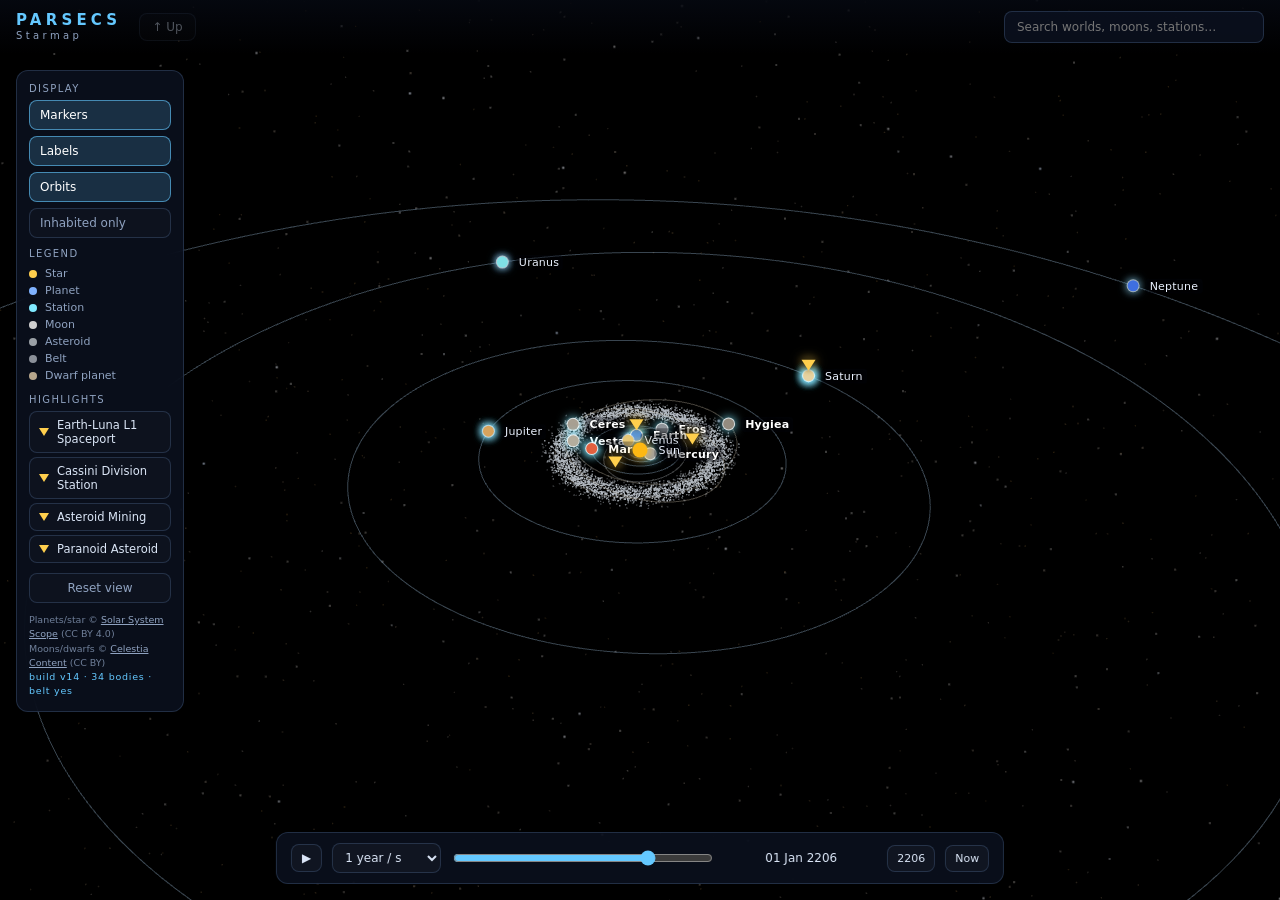
<file: index.html>
<!DOCTYPE html>
<html lang="en">
<head>
  <meta charset="utf-8" />
  <meta name="viewport" content="width=device-width, initial-scale=1" />
  <meta http-equiv="Cache-Control" content="no-store" />
  <meta http-equiv="Pragma" content="no-cache" />
  <meta http-equiv="Expires" content="0" />
  <title>Parsecs Starmap — The Solar System</title>
  <meta name="description" content="A true-scale 3D map of the Parsecs universe solar system." />
  <link rel="icon" href="data:image/svg+xml,%3Csvg xmlns='http://www.w3.org/2000/svg' viewBox='0 0 32 32'%3E%3Crect width='32' height='32' fill='%2305070f'/%3E%3Ccircle cx='16' cy='16' r='6' fill='%23FDB813'/%3E%3Cellipse cx='16' cy='16' rx='13' ry='5' fill='none' stroke='%2364c8ff' stroke-width='1.4'/%3E%3Ccircle cx='28' cy='13' r='2' fill='%234a90e2'/%3E%3C/svg%3E" />
  <link rel="stylesheet" href="css/style.css?v=14" />
  <script type="importmap">
    {
      "imports": {
        "three": "./vendor/three/three.module.js?v=14",
        "three/addons/": "./vendor/three/addons/"
      }
    }
  </script>
</head>
<body>
  <div id="app">
    <div id="viewport"></div>
    <div id="labels"></div>

    <header class="topbar">
      <div class="brand"><b>PARSECS</b><span>Starmap</span></div>
      <button class="nav-up" id="nav-up" title="Up one level (Esc)" disabled>
        <span aria-hidden="true">↑</span> Up
      </button>
      <nav class="breadcrumb" id="breadcrumb" aria-label="Location"></nav>
      <div class="search">
        <input id="search-input" type="search" placeholder="Search worlds, moons, stations…" autocomplete="off" />
        <div class="search-results" id="search-results" hidden></div>
      </div>
    </header>

    <aside class="toolbar" id="toolbar">
      <div class="toolbar-title">Display</div>
      <button class="tool-btn" id="toggle-markers" aria-pressed="true">Markers</button>
      <button class="tool-btn" id="toggle-labels" aria-pressed="true">Labels</button>
      <button class="tool-btn" id="toggle-orbits" aria-pressed="true">Orbits</button>
      <button class="tool-btn" id="toggle-inhabited" aria-pressed="false">Inhabited only</button>
      <div class="toolbar-title">Legend</div>
      <ul class="legend" id="legend"></ul>
      <div class="toolbar-title">Highlights</div>
      <ul class="highlights" id="highlights-list"></ul>
      <button class="tool-btn wide" id="reset-view">Reset view</button>
      <div class="credits">
        Planets/star © <a href="https://www.solarsystemscope.com/textures/" target="_blank" rel="noopener">Solar System Scope</a> (CC BY 4.0)<br>
        Moons/dwarfs © <a href="https://github.com/CelestiaProject/CelestiaContent" target="_blank" rel="noopener">Celestia Content</a> (CC BY)
        <br><span class="build" id="build-info">build v14 (loading…)</span>
      </div>
    </aside>

    <section class="info-panel" id="info-panel" hidden>
      <button class="info-close" id="info-close" aria-label="Close">×</button>
      <div class="info-eyebrow" id="info-type"></div>
      <h2 id="info-name"></h2>
      <p class="info-desc" id="info-desc"></p>
      <div class="info-meta" id="info-meta"></div>
      <a class="info-link" id="info-link" target="_blank" rel="noopener">Open on the wiki</a>
      <div class="info-children" id="info-children"></div>
    </section>

    <footer class="timebar">
      <button class="time-btn" id="time-play" title="Play / pause">▶</button>
      <select id="time-speed" class="time-select" title="Simulation speed">
        <option value="1">1 day / s</option>
        <option value="7">1 week / s</option>
        <option value="30.44">1 month / s</option>
        <option value="365.25" selected>1 year / s</option>
        <option value="3652.5">10 years / s</option>
      </select>
      <input type="range" id="time-slider" min="0" max="1000" value="500" />
      <div class="time-date" id="time-date"></div>
      <button class="time-btn small" id="time-2206">2206</button>
      <button class="time-btn small" id="time-now">Now</button>
    </footer>

    <div class="loading" id="loading">Loading the solar system…</div>
  </div>

  <script type="module" src="js/main.js?v=14"></script>
</body>
</html>
</file>
<file: css/style.css>
:root {
  --bg: #05070f;
  --panel: rgba(12, 18, 32, 0.82);
  --panel-solid: #0c1220;
  --border: rgba(120, 160, 220, 0.22);
  --text: #dbe6f7;
  --muted: #8fa2c0;
  --accent: #64c8ff;
  --accent-warm: #ffcf4d;
  --star: #ffcf4d;
  --planet: #7fb2ff;
  --dwarf: #b6a68c;
  --asteroid: #9aa0a6;
  --moon: #cfcfcf;
  --station: #7fe9ff;
  --belt: #8a7f6d;
  --font: "Inter", "Segoe UI", system-ui, -apple-system, sans-serif;
}

* { box-sizing: border-box; }

html, body {
  margin: 0;
  padding: 0;
  height: 100%;
  overflow: hidden;
  background: var(--bg);
  color: var(--text);
  font-family: var(--font);
  -webkit-font-smoothing: antialiased;
}

#app { position: fixed; inset: 0; }

#viewport { position: absolute; inset: 0; }
#viewport canvas { display: block; }

/* CSS2D label layer */
#labels {
  position: absolute;
  inset: 0;
  overflow: hidden;
  pointer-events: none;
  z-index: 5;
}

/* ---------------- Markers ---------------- */
/* The button box is exactly the icon, so CSS2DRenderer's translate(-50%,-50%)
   centres the icon on the body. The text is absolutely positioned to its side
   and therefore does not shift the anchor. */
.marker {
  position: absolute;
  width: 11px;
  height: 11px;
  padding: 0;
  margin: 0;
  border: 0;
  background: none;
  color: var(--text);
  cursor: pointer;
  pointer-events: auto;
  font-family: var(--font);
}

.marker-dot {
  position: absolute;
  inset: 0;
  border-radius: 50%;
  background: var(--moon);
  box-shadow: 0 0 0 1px rgba(255, 255, 255, 0.55), 0 0 8px rgba(160, 200, 255, 0.5);
  transition: transform 0.12s ease, box-shadow 0.12s ease;
}

.marker-label {
  position: absolute;
  left: 100%;
  top: 50%;
  transform: translateY(-50%);
  margin-left: 7px;
  font-size: 11px;
  letter-spacing: 0.02em;
  color: #eaf1ff;
  text-shadow: 0 1px 4px rgba(0, 0, 0, 0.95), 0 0 2px rgba(0, 0, 0, 0.9);
  padding: 1px 4px;
  border-radius: 3px;
  background: rgba(5, 8, 16, 0.35);
  white-space: nowrap;
  /* Only the icon is a hit target; the text never steals clicks. */
  pointer-events: none;
}

.marker--star { width: 15px; height: 15px; }
.marker--star .marker-dot { background: var(--star); box-shadow: 0 0 10px 2px rgba(255, 200, 70, 0.8); }
.marker--planet .marker-dot { background: var(--planet); }
.marker--dwarf .marker-dot { background: var(--dwarf); }
.marker--asteroid .marker-dot { background: var(--asteroid); }
.marker--moon { width: 8px; height: 8px; }
.marker--moon .marker-dot { background: var(--moon); }
.marker--station { width: 9px; height: 9px; }
.marker--station .marker-dot { background: var(--station); border-radius: 2px; transform: rotate(45deg); }

.marker.is-inhabited .marker-dot {
  box-shadow: 0 0 0 1px rgba(255, 255, 255, 0.8), 0 0 10px 2px rgba(127, 233, 255, 0.75);
}
.marker.is-inhabited .marker-label { color: #ffffff; font-weight: 600; }

.marker:hover .marker-dot,
.marker.is-hover .marker-dot { transform: scale(1.45); }
.marker--station:hover .marker-dot,
.marker--station.is-hover .marker-dot { transform: rotate(45deg) scale(1.45); }
.marker:hover .marker-label,
.marker.is-hover .marker-label { background: rgba(100, 200, 255, 0.25); }

/* Satellites hide their label until the camera is close to the planet (the
   per-frame .no-label class), or while hovered. */
.marker.no-label .marker-label { display: none; }
.marker.no-label:hover .marker-label,
.marker.no-label.is-hover .marker-label { display: inline-block; }

/* The global labels toggle wins over everything. */
.marker.labels-off .marker-label { display: none !important; }

/* ---------------- Highlight pins ---------------- */
.highlight-pin {
  position: absolute;
  width: 16px;
  height: 16px;
  padding: 0 0 7px;
  border: 0;
  background: none;
  cursor: pointer;
  pointer-events: auto;
}
.pin-triangle {
  display: block;
  width: 0;
  height: 0;
  margin: 0 auto;
  border-left: 7px solid transparent;
  border-right: 7px solid transparent;
  border-top: 11px solid var(--accent-warm);
  filter: drop-shadow(0 0 3px rgba(0, 0, 0, 0.85)) drop-shadow(0 0 5px rgba(255, 207, 77, 0.75));
  transition: transform 0.12s ease;
}
.highlight-pin:hover .pin-triangle,
.highlight-pin.is-hover .pin-triangle { transform: scale(1.3); }

/* ---------------- Top bar ---------------- */
.topbar {
  position: absolute;
  top: 0; left: 0; right: 0;
  height: 54px;
  display: flex;
  align-items: center;
  gap: 18px;
  padding: 0 16px;
  background: linear-gradient(180deg, rgba(5, 8, 16, 0.92), rgba(5, 8, 16, 0));
  z-index: 20;
}

.brand { display: flex; flex-direction: column; line-height: 1; }
.brand b { font-size: 15px; letter-spacing: 0.28em; color: var(--accent); }
.brand span { font-size: 10px; letter-spacing: 0.34em; color: var(--muted); margin-top: 3px; }

.nav-up {
  flex: none;
  padding: 6px 12px;
  border-radius: 8px;
  border: 1px solid var(--border);
  background: rgba(255, 255, 255, 0.03);
  color: var(--text);
  font: inherit;
  font-size: 12px;
  cursor: pointer;
  transition: all 0.12s ease;
}
.nav-up:hover:not(:disabled) { border-color: var(--accent); color: var(--accent); }
.nav-up:disabled { opacity: 0.35; cursor: default; }

.breadcrumb {
  display: flex;
  align-items: center;
  gap: 6px;
  font-size: 12px;
  color: var(--muted);
  flex: 1;
  overflow: hidden;
}
.breadcrumb button {
  background: none; border: 0; color: var(--muted);
  font: inherit; cursor: pointer; padding: 2px 4px; border-radius: 4px;
}
.breadcrumb button:hover { color: var(--accent); background: rgba(100, 200, 255, 0.1); }
.breadcrumb .sep { opacity: 0.5; }
.breadcrumb .current { color: var(--text); }

.search { position: relative; width: 260px; }
.search input {
  width: 100%;
  padding: 8px 12px;
  border-radius: 8px;
  border: 1px solid var(--border);
  background: var(--panel);
  color: var(--text);
  font: inherit;
  font-size: 12px;
  outline: none;
}
.search input:focus { border-color: var(--accent); }
.search-results {
  position: absolute;
  top: calc(100% + 6px);
  right: 0;
  width: 100%;
  max-height: 320px;
  overflow-y: auto;
  background: var(--panel-solid);
  border: 1px solid var(--border);
  border-radius: 8px;
  box-shadow: 0 12px 32px rgba(0, 0, 0, 0.5);
}
.search-item {
  display: flex;
  justify-content: space-between;
  gap: 10px;
  width: 100%;
  padding: 8px 12px;
  border: 0;
  background: none;
  color: var(--text);
  font: inherit;
  font-size: 12px;
  text-align: left;
  cursor: pointer;
}
.search-item:hover { background: rgba(100, 200, 255, 0.12); }
.search-item .type { color: var(--muted); font-size: 10px; text-transform: uppercase; letter-spacing: 0.08em; }

/* ---------------- Toolbar ---------------- */
.toolbar {
  position: absolute;
  top: 70px;
  left: 16px;
  width: 168px;
  padding: 12px;
  background: var(--panel);
  border: 1px solid var(--border);
  border-radius: 12px;
  backdrop-filter: blur(10px);
  z-index: 15;
  max-height: calc(100% - 150px);
  overflow-y: auto;
}
.toolbar-title {
  font-size: 10px;
  text-transform: uppercase;
  letter-spacing: 0.14em;
  color: var(--muted);
  margin: 10px 0 6px;
}
.toolbar-title:first-child { margin-top: 0; }
.tool-btn {
  display: block;
  width: 100%;
  margin-bottom: 6px;
  padding: 7px 10px;
  border-radius: 8px;
  border: 1px solid var(--border);
  background: rgba(255, 255, 255, 0.02);
  color: var(--muted);
  font: inherit;
  font-size: 12px;
  text-align: left;
  cursor: pointer;
  transition: all 0.12s ease;
}
.tool-btn:hover { color: var(--text); border-color: rgba(120, 180, 255, 0.5); }
.tool-btn[aria-pressed="true"] {
  color: #fff;
  background: rgba(100, 200, 255, 0.18);
  border-color: rgba(100, 200, 255, 0.6);
}
.tool-btn.wide { margin-top: 10px; text-align: center; }

.credits {
  margin-top: 10px;
  font-size: 9.5px;
  line-height: 1.5;
  color: #6f7f99;
}
.credits a { color: #8fa2c0; }
.credits .build { color: var(--accent); letter-spacing: 0.08em; }

.legend { list-style: none; margin: 0; padding: 0; }
.legend li {
  display: flex;
  align-items: center;
  gap: 8px;
  font-size: 11px;
  color: var(--muted);
  padding: 2px 0;
}
.legend .swatch { width: 8px; height: 8px; border-radius: 50%; flex: none; }

.highlights { list-style: none; margin: 0; padding: 0; display: flex; flex-direction: column; gap: 4px; }
.highlight-item {
  display: flex;
  align-items: center;
  gap: 8px;
  width: 100%;
  padding: 6px 9px;
  border: 1px solid var(--border);
  border-radius: 8px;
  background: rgba(255, 255, 255, 0.02);
  color: var(--text);
  font: inherit;
  font-size: 11.5px;
  text-align: left;
  cursor: pointer;
}
.highlight-item:hover,
.highlight-item.is-hover {
  border-color: rgba(255, 207, 77, 0.7);
  background: rgba(255, 207, 77, 0.12);
  color: #ffffff;
}
.hi-tri {
  width: 0;
  height: 0;
  border-left: 5px solid transparent;
  border-right: 5px solid transparent;
  border-top: 8px solid var(--accent-warm);
  flex: none;
}

/* ---------------- Info panel ---------------- */
.info-panel {
  position: absolute;
  top: 70px;
  right: 16px;
  width: 320px;
  max-height: calc(100% - 160px);
  overflow-y: auto;
  padding: 18px;
  background: var(--panel);
  border: 1px solid var(--border);
  border-radius: 14px;
  backdrop-filter: blur(10px);
  z-index: 15;
}
.info-close {
  position: absolute;
  top: 10px; right: 12px;
  border: 0; background: none; color: var(--muted);
  font-size: 20px; cursor: pointer; line-height: 1;
}
.info-close:hover { color: var(--text); }
.info-eyebrow {
  font-size: 10px;
  text-transform: uppercase;
  letter-spacing: 0.16em;
  color: var(--accent);
  margin-bottom: 6px;
}
.info-panel h2 { margin: 0 0 10px; font-size: 22px; font-weight: 600; }
.info-desc { margin: 0 0 14px; font-size: 13px; line-height: 1.55; color: #c2cfe3; }
.info-meta { display: flex; flex-wrap: wrap; gap: 6px; margin-bottom: 14px; }
.info-meta span {
  font-size: 10.5px;
  color: var(--muted);
  border: 1px solid var(--border);
  border-radius: 20px;
  padding: 3px 9px;
}
.info-link {
  display: inline-block;
  margin-bottom: 14px;
  padding: 8px 14px;
  border-radius: 8px;
  background: rgba(100, 200, 255, 0.16);
  border: 1px solid rgba(100, 200, 255, 0.5);
  color: #cfeaff;
  font-size: 12px;
  text-decoration: none;
}
.info-link:hover { background: rgba(100, 200, 255, 0.28); }
.info-children { display: flex; flex-direction: column; gap: 4px; }
.info-children .child-title {
  font-size: 10px; text-transform: uppercase; letter-spacing: 0.14em;
  color: var(--muted); margin: 6px 0 4px;
}
.child-btn {
  display: flex; justify-content: space-between; align-items: center;
  width: 100%; padding: 7px 10px;
  border: 1px solid var(--border); border-radius: 8px;
  background: rgba(255, 255, 255, 0.02);
  color: var(--text); font: inherit; font-size: 12px;
  cursor: pointer; text-align: left;
}
.child-btn:hover { border-color: rgba(120, 180, 255, 0.5); background: rgba(100, 200, 255, 0.1); }
.child-btn .type { color: var(--muted); font-size: 10px; text-transform: uppercase; }

/* ---------------- Time bar ---------------- */
.timebar {
  position: absolute;
  left: 50%;
  bottom: 16px;
  transform: translateX(-50%);
  display: flex;
  align-items: center;
  gap: 10px;
  padding: 10px 14px;
  background: var(--panel);
  border: 1px solid var(--border);
  border-radius: 12px;
  backdrop-filter: blur(10px);
  z-index: 15;
}
.time-btn {
  border: 1px solid var(--border);
  background: rgba(255, 255, 255, 0.03);
  color: var(--text);
  border-radius: 8px;
  padding: 6px 10px;
  font: inherit;
  font-size: 12px;
  cursor: pointer;
}
.time-btn:hover { border-color: var(--accent); }
.time-btn.small { font-size: 11px; padding: 6px 9px; }
.time-select {
  background: rgba(255, 255, 255, 0.03);
  color: var(--text);
  border: 1px solid var(--border);
  border-radius: 8px;
  padding: 6px 8px;
  font: inherit;
  font-size: 12px;
}
#time-slider { width: 260px; accent-color: var(--accent); }
.time-date {
  min-width: 152px;
  text-align: center;
  font-size: 12px;
  color: var(--text);
  font-variant-numeric: tabular-nums;
}

/* ---------------- Misc ---------------- */
.loading {
  position: absolute;
  inset: 0;
  display: flex;
  align-items: center;
  justify-content: center;
  background: var(--bg);
  color: var(--muted);
  font-size: 13px;
  letter-spacing: 0.1em;
  z-index: 40;
}
.loading.hidden { display: none; }

.error {
  position: absolute;
  top: 50%; left: 50%;
  transform: translate(-50%, -50%);
  max-width: 520px;
  padding: 20px 24px;
  background: var(--panel-solid);
  border: 1px solid #ff6b6b;
  border-radius: 12px;
  color: #ffd7d7;
  font-size: 13px;
  line-height: 1.6;
  z-index: 50;
}

@media (max-width: 720px) {
  .toolbar { top: auto; bottom: 84px; left: 10px; width: 148px; }
  .info-panel { top: auto; bottom: 84px; right: 10px; width: calc(100% - 180px); max-height: 45vh; }
  .timebar { flex-wrap: wrap; width: calc(100% - 20px); justify-content: center; }
  #time-slider { width: 100%; }
  .search { width: 150px; }
  .breadcrumb { display: none; }
}
</file>
